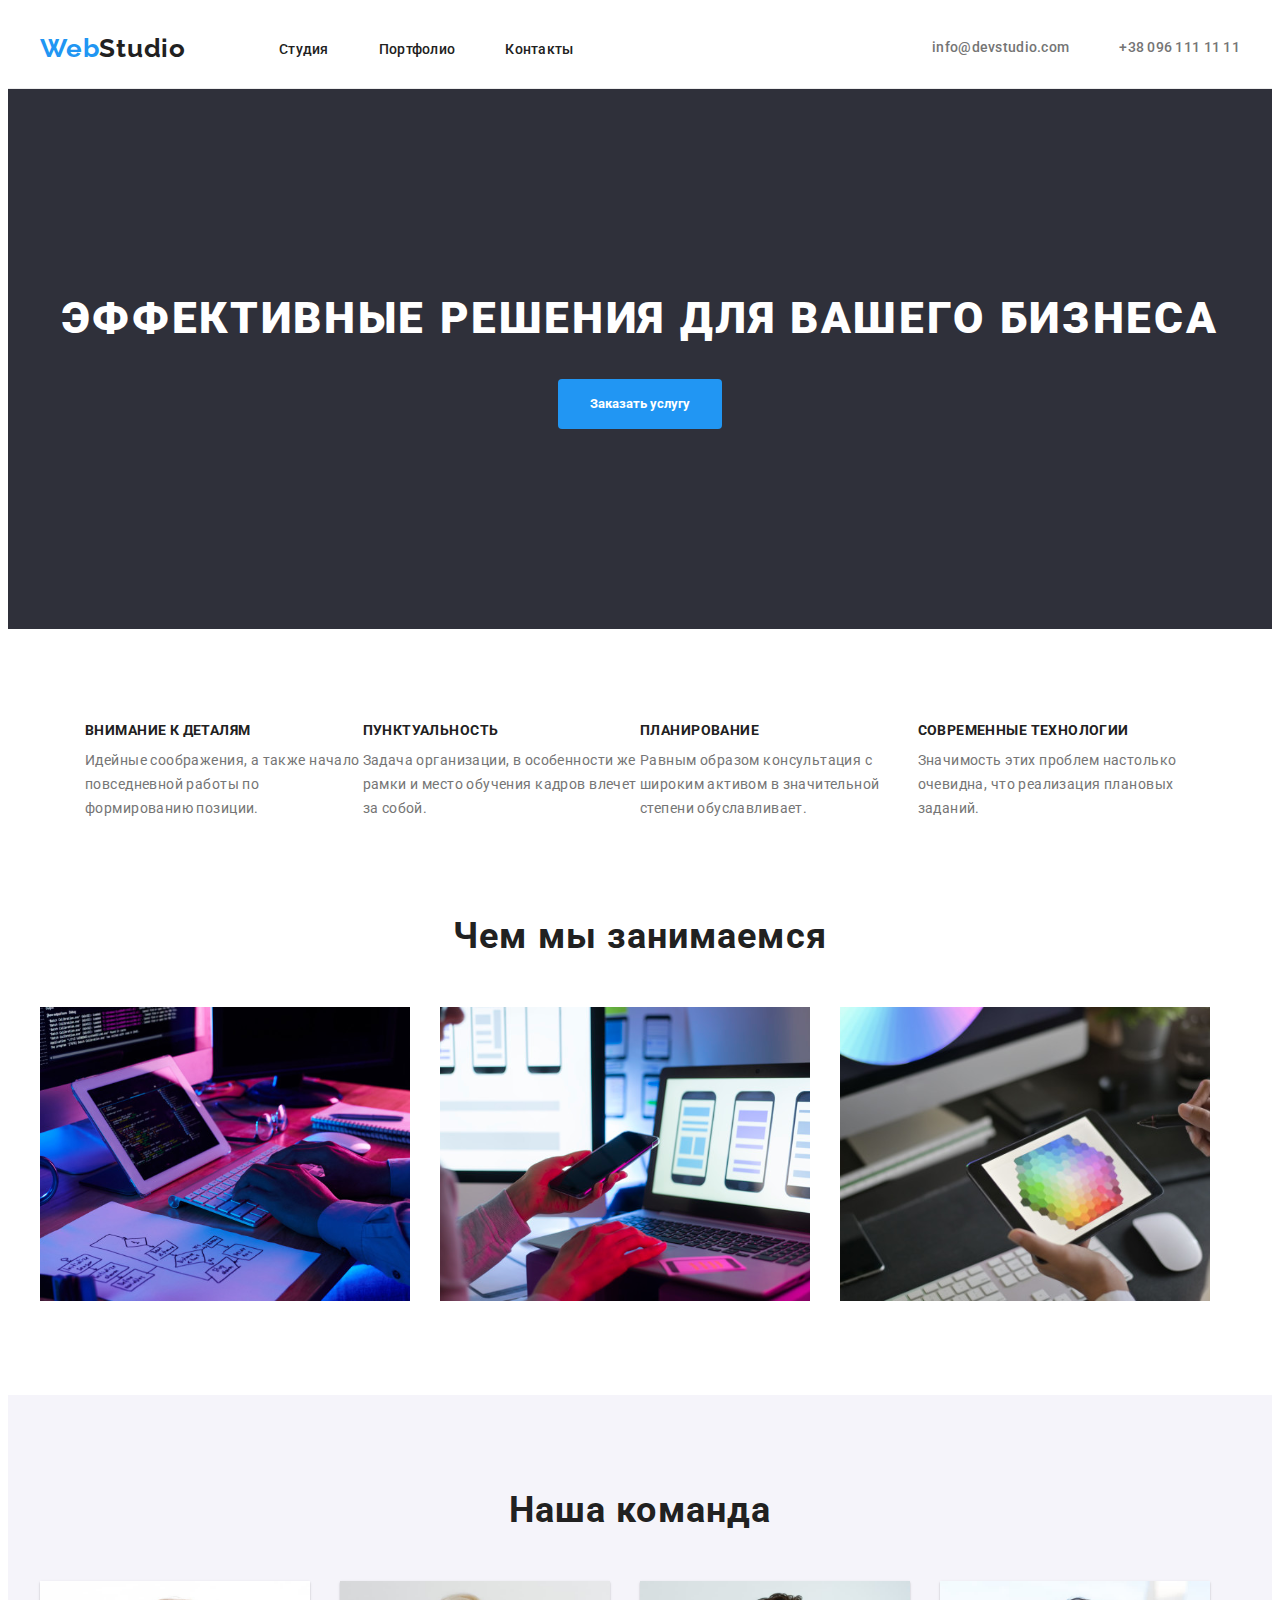
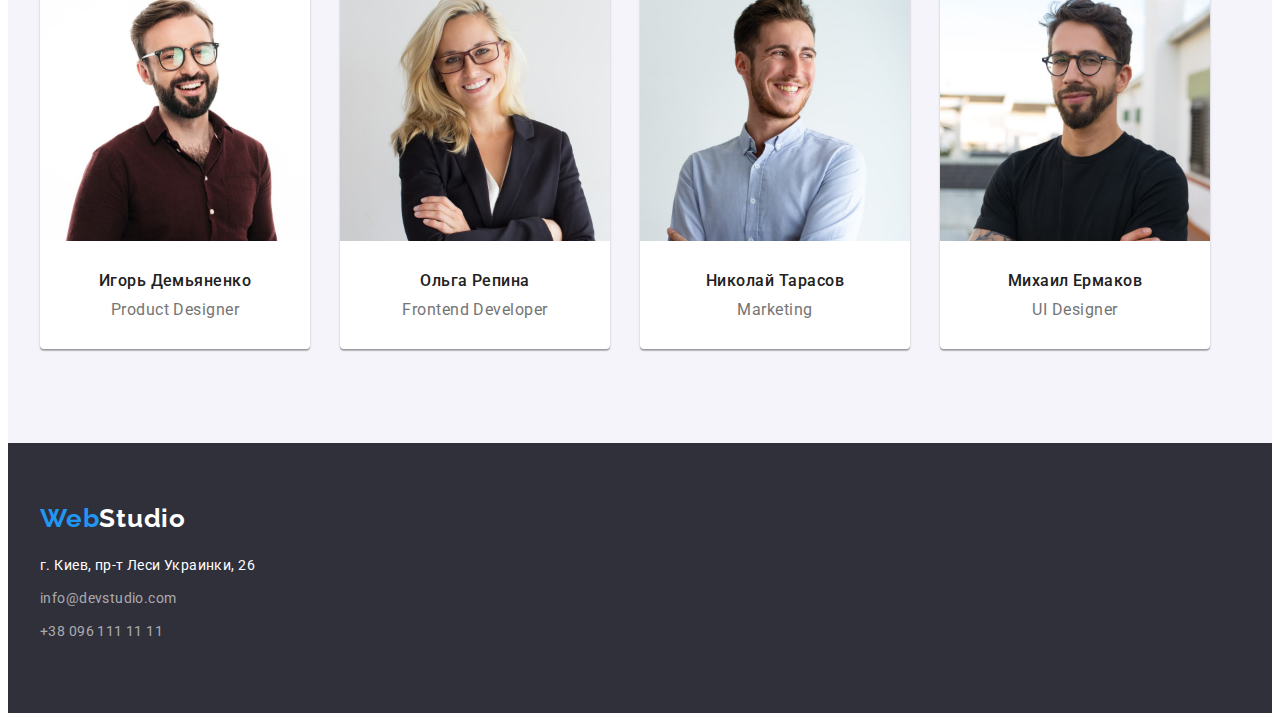
<file: index.html>
<!DOCTYPE html>
<html lang="ru">
  <head>
    <meta charset="UTF-8" />
    <meta http-equiv="X-UA-Compatible" content="IE=edge" />
    <meta name="viewport" content="width=device-width, initial-scale=1.0" />
    <link rel="preconnect" href="https://fonts.googleapis.com" />
    <link rel="preconnect" href="https://fonts.gstatic.com" crossorigin />
    <link
      href="https://fonts.googleapis.com/css2?family=Raleway:wght@700&family=Roboto:wght@400;500;700;900&display=swap"
      rel="stylesheet"
    />
    <link rel="stylesheet" href="https://cdnjs.cloudflare.com/ajax/libs/modern-normalize/1.1.0/modern-normalize.min.css"
      integrity="sha512-wpPYUAdjBVSE4KJnH1VR1HeZfpl1ub8YT/NKx4PuQ5NmX2tKuGu6U/JRp5y+Y8XG2tV+wKQpNHVUX03MfMFn9Q=="
      crossorigin="anonymous" referrerpolicy="no-referrer" />
    <link rel="stylesheet" href="./css/styles.css" />
    <title>Web Studio</title>
  </head>
  <body>
    <header class="header">
      <div class="container header-box">
        <a href="./index.html" class="logo"><span class="logo-item">Web</span>Studio</a>
        <nav>
          <ul class="header-list">
            <li class="header-list-item">
              <a href="./index.html" class="header-list-link">Студия</a>
            </li>
            <li class="header-list-item">
              <a href="./portfolio.html" class="header-list-link">Портфолио</a>
            </li>
            <li class="header-list-item"><a href="" class="header-list-link">Контакты</a></li>
          </ul>
        </nav>
        <ul class="address-list">
            <li class="address-list-item"><a href="mailto:info@devstudio.com" class="address-list-item">info@devstudio.com</a></li>
            <li class="address-list-item"><a href="tel:+380961111111" class="address-list-item">+38 096 111 11 11</a></li>
        </ul>
      </div>
    </header>

    <main>
        <section class="hero">
          <div class="container">
            <h1 class="hero-header">Эффективные решения для вашего бизнеса</h1>
            <button type="button" class="hero-btn" >Заказать услугу</button>
          </div>
        </section>

        <section class="section qualities-section">
          <div class="container">
            <h2 class="entry-title">Наши преимущества</h2>
            <ul class="qualities-list">
              <li class="qualities-list-item">
                <h3 class="qualities-list-header">Внимание к деталям</h3>
                <p class="qualities-list-paragraph">
                  Идейные соображения, а также начало повседневной работы по формированию позиции.
                </p>
              </li>
              <li class="qualities-list-item">
                <h3 class="qualities-list-header">Пунктуальность</h3>
                <p class="qualities-list-paragraph">
                  Задача организации, в особенности же рамки и место обучения кадров влечет за собой.
                </p>
              </li>
              <li class="qualities-list-item">
                <h3 class="qualities-list-header">Планирование</h3>
                <p class="qualities-list-paragraph">
                  Равным образом консультация с широким активом в значительной степени обуславливает.
                </p>
              </li>
              <li class="qualities-list-item">
                <h3 class="qualities-list-header">Современные технологии</h3>
                <p class="qualities-list-paragraph">
                  Значимость этих проблем настолько очевидна, что
                  реализация плановых заданий.
                </p>
              </li>
            </ul>
          </div>
        </section>

        <section class="about section">
          <div class="container">
            <h2 class="about-header">Чем мы занимаемся</h2>
            <ul class="about-list">
              <li class="about-list-item">
                <img src="./images/box1.svg" alt="backand" width="370" class="pic"/>
              </li>
              <li class="about-list-item">
                <img src="./images/box2.svg" alt="android develop" width="370" class="pic"/>
              </li>
              <li class="about-list-item"><img src="./images/box3.svg" alt="web" width="370" class="pic"/></li>
            </ul>
          </div>
        </section>

      <section class="team section">
        <div class="container">
          <h2 class="about-header">Наша команда</h2>
          <ul class="team-list">
            <li class="team-list-item">
              <img src="./images/person1.jpg" alt="первый специалист" width="270" class="pic"/>
              <div class="team-container">
                <h3 class="team-list-header">Игорь Демьяненко</h3>
                <p class="team-list-paragraph">Product Designer</p>
              </div>
            </li>
            <li class="team-list-item">
              <img src="./images/person2.jpg" alt="второй специалист" width="270" class="pic"/>
              <div class="team-container">
                <h3 class="team-list-header">Ольга Репина</h3>
                <p class="team-list-paragraph">Frontend Developer</p>
              </div>
            </li>
            <li class="team-list-item">
              <img src="./images/person3.jpg" alt="теретий специалист" width="270" class="pic"/>
              <div class="team-container">
                <h3 class="team-list-header">Николай Тарасов</h3>
                <p class="team-list-paragraph">Marketing</p>
              </div>
            </li>
            <li class="team-list-item">
              <img src="./images/person4.jpg" alt="четвертый специалист" width="270" class="pic"/>
              <div class="team-container">
                <h3 class="team-list-header">Михаил Ермаков</h3>
                <p class="team-list-paragraph">UI Designer</p>
              </div>
            </li>
          </ul>
        </div>
      </section>
    </main>

    <footer class="footer">
      <div class="container">
        <a href="./index.html" class="footer-logo"><span class="footer-logo-item">Web</span>Studio</a>
          <address class="footer-address">
            <p>г. Киев, пр-т Леси Украинки, 26</p>
          </address>
          <a href="mailto:info@devstudio.com" class="footer-link">info@devstudio.com</a>
          <a href="tel:+380961111111" class="footer-link">+38 096 111 11 11</a>
      </div>
    </footer>
  </body>
</html>
</file>
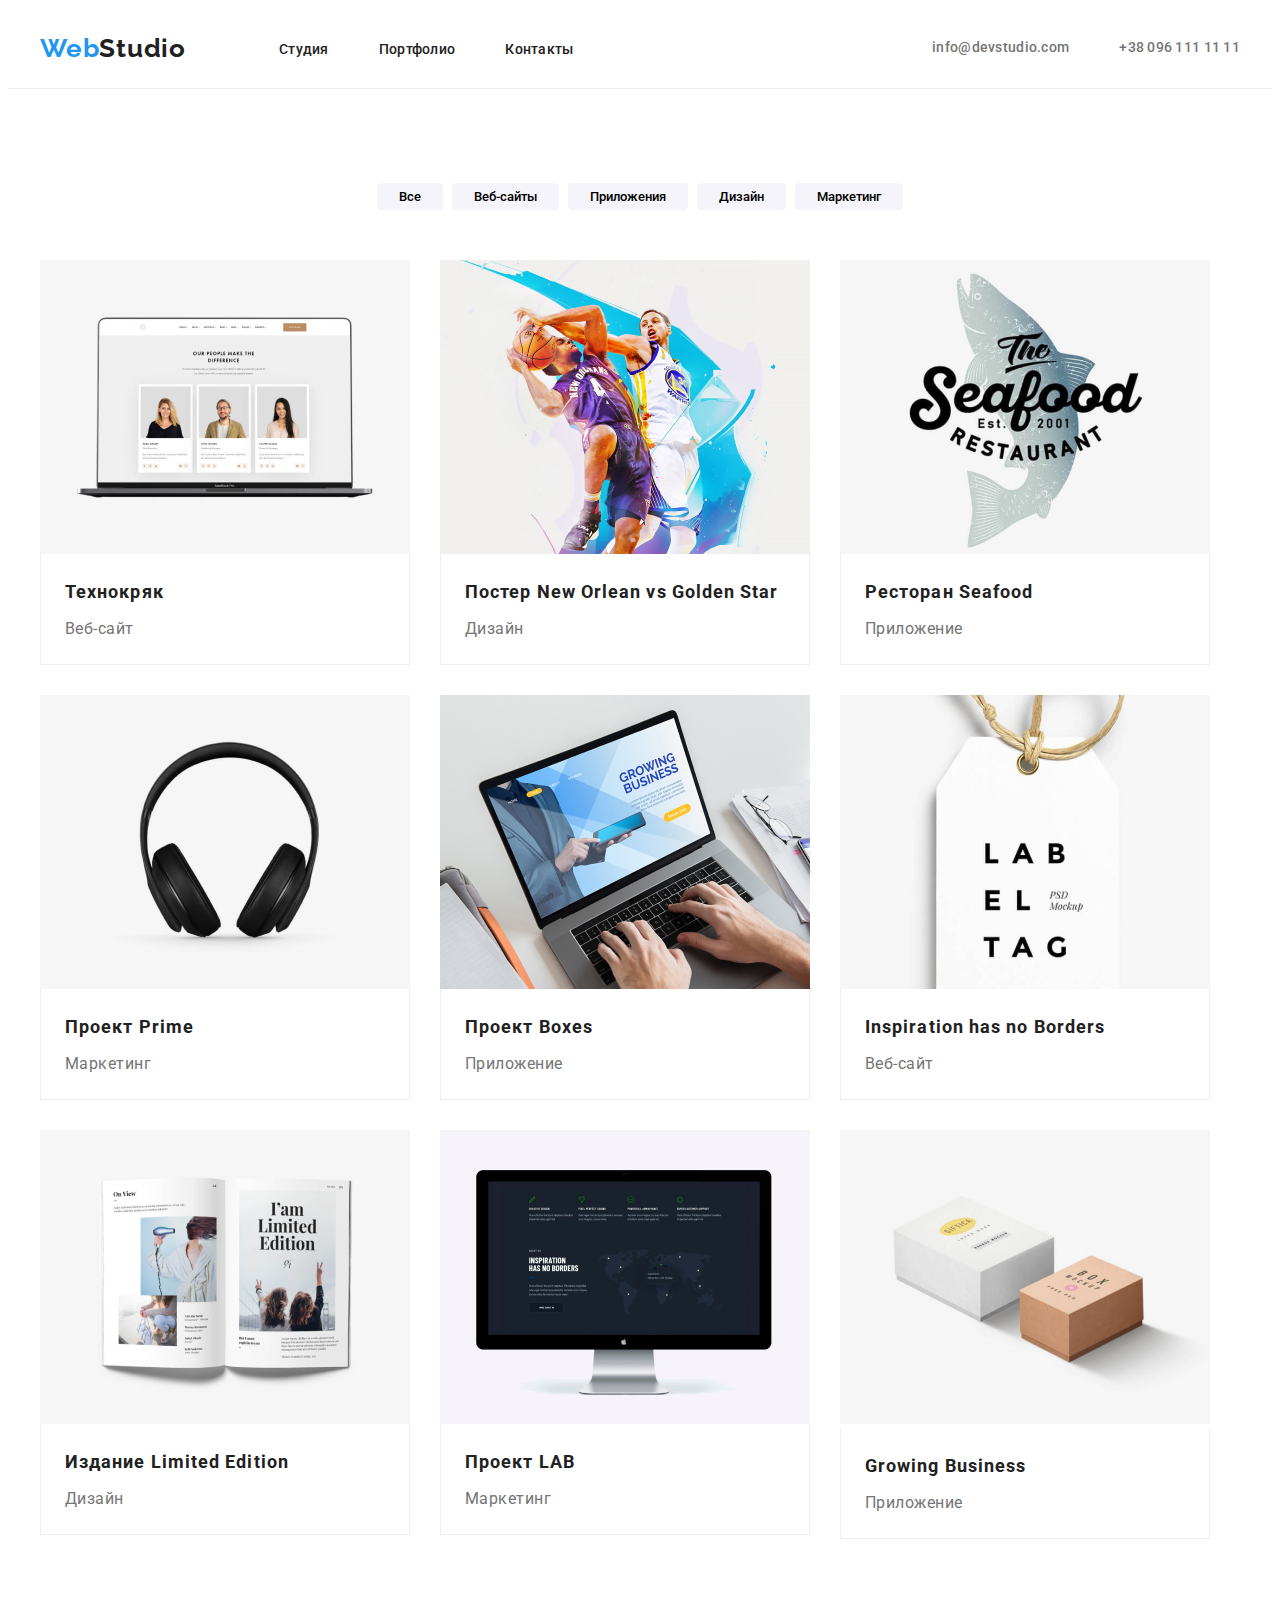
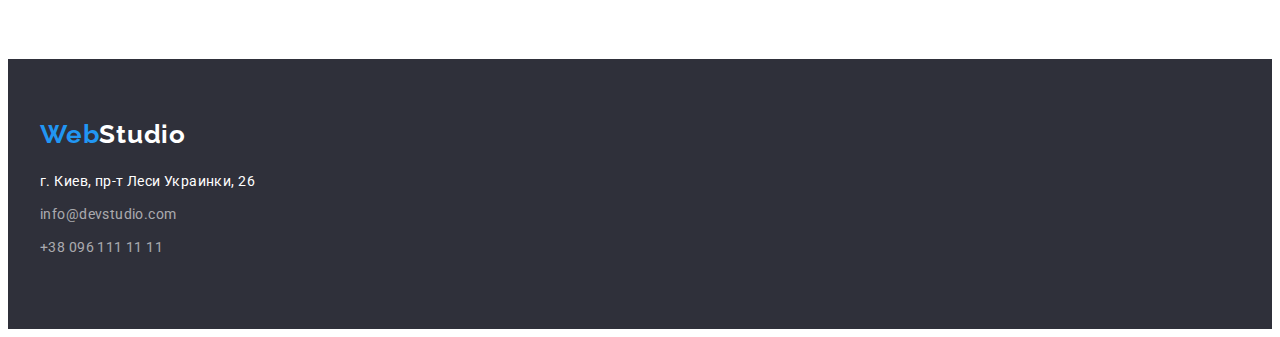
<file: portfolio.html>
<!DOCTYPE html>
<html lang="ru">
<head>
    <meta charset="UTF-8">
    <meta http-equiv="X-UA-Compatible" content="IE=edge">
    <meta name="viewport" content="width=device-width, initial-scale=1.0">
    <link rel="preconnect" href="https://fonts.googleapis.com">
    <link rel="preconnect" href="https://fonts.gstatic.com" crossorigin>
    <link href="https://fonts.googleapis.com/css2?family=Raleway:wght@700&family=Roboto:wght@400;500;700;900&display=swap" rel="stylesheet">
    <link rel="stylesheet" href="https://cdnjs.cloudflare.com/ajax/libs/modern-normalize/1.1.0/modern-normalize.min.css"
        integrity="sha512-wpPYUAdjBVSE4KJnH1VR1HeZfpl1ub8YT/NKx4PuQ5NmX2tKuGu6U/JRp5y+Y8XG2tV+wKQpNHVUX03MfMFn9Q=="
        crossorigin="anonymous" referrerpolicy="no-referrer" />
    <link rel="stylesheet" href="./css/styles.css">
    <title>Web Studio</title>
</head>
<body>
    <header class="header">
        <div class="container header-box">
            <a href="./index.html" class="logo"><span class="logo-item">Web</span>Studio</a>
            <nav>
                <ul class="header-list">
                    <li class="header-list-item">
                        <a href="./index.html" class="header-list-link">Студия</a>
                    </li>
                    <li class="header-list-item">
                        <a href="./portfolio.html" class="header-list-link">Портфолио</a>
                    </li>
                    <li class="header-list-item"><a href="" class="header-list-link">Контакты</a></li>
                </ul>
            </nav>
            <ul class="address-list">
                <li class="address-list-item"><a href="mailto:info@devstudio.com"
                        class="address-list-item">info@devstudio.com</a></li>
                <li class="address-list-item"><a href="tel:+380961111111" class="address-list-item">+38 096 111 11 11</a>
                </li>
            </ul>
        </div>
    </header>

    <main class="section">
        <div class="container">
            <!--Фильтр выбора-->
            <h1 class="entry-title">Наше Портфолио</h1>
            <ul class="filter-list">
                <li class="filter-list-item"><button type="button" class="filter-list-btn">Все</button></li>
                <li class="filter-list-item"><button type="button" class="filter-list-btn">Веб-сайты</button></li>
                <li class="filter-list-item"><button type="button" class="filter-list-btn">Приложения</button></li>
                <li class="filter-list-item"><button type="button" class="filter-list-btn">Дизайн</button></li>
                <li class="filter-list-item"><button type="button" class="filter-list-btn">Маркетинг</button></li>
            </ul>
            <!--Товар-->
            <ul class="product-list">
                <li class="product-list-item">
                    <img src="./images/portfolio_product_1.jpg" alt="Продукт номер 1" width="370" class="pic"/>
                    <div class="description-container">
                        <h2 class="product-list-header">Технокряк</h2>
                        <P class="product-list-paragraph">Веб-сайт</P>
                    </div>
                </li>
                <li class="product-list-item">
                    <img src="./images/portfolio_product_2.jpg" alt="Продукт номер 2" width="370" class="pic"/>
                    <div class="description-container">
                        <h2 class="product-list-header">Постер New Orlean vs Golden Star</h2>
                        <P class="product-list-paragraph">Дизайн</P>
                    </div>
                </li>
                <li class="product-list-item">
                    <img src="./images/portfolio_product_3.jpg" alt="Продукт номер 3" width="370" class="pic"/>
                    <div class="description-container">
                        <h2 class="product-list-header">Ресторан Seafood</h2>
                        <P class="product-list-paragraph">Приложение</P>
                    </div>
                </li>
                <li class="product-list-item">
                    <img src="./images/portfolio_product_4.jpg" alt="Продукт номер 4" width="370" class="pic"/>
                    <div class="description-container">
                        <h2 class="product-list-header">Проект Prime</h2>
                        <P class="product-list-paragraph">Маркетинг</P>
                    </div>
                </li>
                <li class="product-list-item">
                    <img src="./images/portfolio_product_5.jpg" alt="Продукт номер 5" width="370" class="pic"/>
                    <div class="description-container">
                        <h2 class="product-list-header">Проект Boxes</h2>
                        <P class="product-list-paragraph">Приложение</P>
                    </div>
                </li>
                <li class="product-list-item">
                    <img src="./images/portfolio_product_6.jpg" alt="Продукт номер 6" width="370" class="pic"/>
                    <div class="description-container">
                        <h2 class="product-list-header">Inspiration has no Borders</h2>
                        <P class="product-list-paragraph">Веб-сайт</P>
                    </div>
                </li>
                <li class="product-list-item">
                    <img src="./images/portfolio_product_7.jpg" alt="Продукт номер 7" width="370" class="pic"/>
                    <div class="description-container">
                        <h2 class="product-list-header">Издание Limited Edition</h2>
                        <P class="product-list-paragraph">Дизайн</P>
                    </div>
                </li>
                <li class="product-list-item">
                    <img src="./images/portfolio_product_8.jpg" alt="Продукт номер 8" width="370" class="pic"/>
                    <div class="description-container">
                        <h2 class="product-list-header">Проект LAB</h2>
                        <P class="product-list-paragraph">Маркетинг</P>
                    </div>
                </li>
                <li class="product-list-item">
                    <img src="./images/portfolio_product_9.jpg" alt="Продукт номер 9" width="370">
                    <div class="description-container">
                        <h2 class="product-list-header">Growing Business</h2>
                        <P class="product-list-paragraph">Приложение</P>
                    </div>
                </li>
            </ul>
        </div>
    </main>
    <footer class="footer">
        <div class="container footer-sec">
            <a href="./index.html" class="footer-logo"><span class="footer-logo-item">Web</span>Studio</a>
            <address class="footer-address">
                <p>г. Киев, пр-т Леси Украинки, 26</p>
            </address>
            <a href="mailto:info@devstudio.com" class="footer-link">info@devstudio.com</a>
            <a href="tel:+380961111111" class="footer-link">+38 096 111 11 11</a>
        </div>
    </footer>
</body>
</html>
</file>
<file: css/styles.css>
:root{
    --header-color: #212121;
    --accent-color: #2196F3;
    --paragraph-color: #757575;
    --contrast-color: #fff;
    --backgroung-color: #2F303A;
    --footer-link: rgba(255, 255, 255, 0.6);
    --portfolio-btns: #F5F4FA;
    --btn-hover: #188CE8;
    --size-of-gap: 94px;
}

body{
    font-family: "Roboto", sans-serif;
    color: var(--header-color);
}

h1,h2,h3,h4,h5,h5,p,ul{
    margin: 0;
    padding: 0;
}

/* --------------- HEADER------------------ */

.pic{
    display: block;
}

.container{
    width: 1200px;
    padding-right: 15px;
    padding-left: 15px;
    margin-left: auto;
    margin-right: auto;
}

.section{
    padding-top: var(--size-of-gap);
    padding-bottom: var(--size-of-gap);
    /* outline: 1px solid tomato; */
}

.header{
    border-bottom: 1px solid #ECECEC;
}

.header-box{
    height: 80px;
    display: flex;
    align-items: center;
    padding: 0;
}

.logo{
    font-family: 'Raleway';
    font-weight: 700;
    font-size: 26px;
    line-height: 1.19;
    text-decoration: none;
    letter-spacing: 0.03em;
    color: var(--header-color);

    margin-right: 93px;
}

.logo-item{
    color: var(--accent-color);
}

.header-list{
    display: flex;
}

.header-list-item:not(:last-child){
    margin-right: 50px;
}

.header-list-item, .qualities-list-item,
.about-list-item,
.team-list-item, .address-list-item {
    list-style-type: none;
}


.header-list-link {
    font-weight: 500;
    font-size: 14px;
    line-height: 1.14;
    letter-spacing: 0.02em;
    text-decoration: none;
    color: var(--header-color);
}

.address-list{
    display: flex;
    margin-left: auto;
}

.address-list-item{
    font-weight: 500;
    font-size: 14px;
    line-height: 1.14;
    letter-spacing: 0.02em;
    text-decoration: none;
    color: var(--paragraph-color);
}

.address-list-item:not(:last-child){
    margin-right: 50px;
}

.header-list-link:hover, .address-list-item:hover, .header-list-link:focus,
.address-list-itemk:focus{
    color: var(--accent-color);
}

/* --------------- MAIN------------------ */

/* ------- HERO--------- */

.hero{
    width: auto;
    background-color: var(--backgroung-color);
    text-align: center;

    padding-top: 200px;
    padding-bottom: 200px;
}

.hero-header{
    font-weight: 900;
    font-size: 44px;
    line-height: 1.36;
    text-align: center;
    letter-spacing: 0.06em;
    text-transform: uppercase;
    color: var(--contrast-color);

}

.hero-btn{
    font-family: 'Roboto';
    font-weight: 700;
    color: var(--contrast-color);
    background-color: var(--accent-color);
    cursor: pointer;
    border-radius: 4px;
    padding: 10px 32px;
    text-align: center;
    border: transparent;
    
    margin-top: 30px;
    height: 50px;
    min-width: 120px;
}

.hero-btn:hover, .hero-btn:focus{
    background-color: var(--btn-hover);
}

/* ------- QUALITIES--------- */

.qualities-section{
    padding-bottom: 0;
}

.entry-title {
    border: 0;
    clip: rect(0 0 0 0);
    height: 1px;
    margin: -1px;
    overflow: hidden;
    padding: 0;
    position: absolute;
    width: 1px
}

.qualities-list{
    justify-content: center;
    display: flex;
}

.qualities-list-item{
    width: calc((100% - 90px) / 4);
}

.qualities-list-header{
    font-weight: 700;
    font-size: 14px;
    line-height: 1.14;
    letter-spacing: 0.03em;
    text-transform: uppercase;
}

.qualities-list-paragraph{
    font-size: 14px;
    line-height: 1.71;
    letter-spacing: 0.03em;
    color: var(--paragraph-color);
    margin-top: 10px;
}

/* ------- ABOUT--------- */

.about-header{
    font-weight: 700;
    font-size: 36px;
    line-height: 1.17;
    text-align: center;
    letter-spacing: 0.03em;
    margin-bottom: 50px;
}

.about-list{
    display: flex;
}

.about-list-item:not(:last-child){
    margin-right: 30px;
}

/* ------- TEAM--------- */

.team {
    background-color: var(--portfolio-btns);
}

.team-list{
    display: flex;
}

.team-list-item:not(:last-child){
    margin-right: 30px;
}

.team-list-item{
    background-color: #fff;
    box-shadow: 0px 1px 3px rgba(0, 0, 0, 0.12),
    0px 1px 1px rgba(0, 0, 0, 0.14),
    0px 2px 1px rgba(0, 0, 0, 0.2);
    border-radius: 0px 0px 4px 4px;
}

.team-container{
    padding-top: 30px;
    padding-bottom: 30px;
}

.team-list-header{
    font-weight: 500;
    font-size: 16px;
    line-height: 1.19;
    text-align: center;
    letter-spacing: 0.03em;
    margin-bottom: 10px;
}

.team-list-paragraph{
    font-size: 16px;
    line-height: 1.19;
    text-align: center;
    letter-spacing: 0.03em;
    color: var(--paragraph-color);
}

/* --------------- FOOTER------------------ */

.footer{
    background-color: var(--backgroung-color);
    padding: 60px 0 60px 0;
}

.footer-address{
    font-size: 14px;
    font-style: normal;
    line-height: 1.71;
    letter-spacing: 0.03em;
    color: var(--contrast-color);
}

.footer-link{
    font-size: 14px;
    line-height: 1.71;
    letter-spacing: 0.03em;
    color: var(--footer-link);
    text-decoration: none;
    display: block;
}

.footer-address, .footer-link{
    margin-bottom: 9px;
}

.footer-link:hover,.footer-link:focus  {
    color: var(--accent-color);
}

.footer-logo {
    font-family: 'Raleway';
    font-weight: 700;
    font-size: 26px;
    line-height: 1.19;
    text-decoration: none;
    letter-spacing: 0.03em;
    color: var(--contrast-color);

    display: inline-block;
    margin-bottom: 20px;
}

.footer-logo-item {
    color: var(--accent-color);
}

/* ------------------------------- PORTFOLIO-------------------------------------- */

/* --------------- CHOICE FILTER------------------ */

.filter{
    margin-bottom: 50px;
    padding: 0;
}

.filter-list{
    display: flex;
    justify-content: center;
    margin-bottom: 50px;
}

.filter-list-item:not(:last-child){
    margin-right: 9px;
}

.filter-list-item, .product-list-item{
    list-style-type: none;
}

.filter-list-btn{
    font-family: 'Roboto';
    font-weight: 500;
    background-color: var(--portfolio-btns);
    cursor: pointer;

    border-radius: 4px;
    border: transparent;
    padding: 6px 22px;
}

.filter-list-btn:hover, .filter-list-btn:focus {
    font-family: inherit;
    background-color: var(--accent-color);
    color: var(--contrast-color);
}

/* --------------- PRODUCT------------------ */

.product{
    padding: 0;
}

.product-list{
    display: flex;
    flex-wrap: wrap;
}

.description-container{
    padding: 20px 24px;
    border-bottom: 1px solid #EEEEEE ;
    border-left: 1px solid #EEEEEE;
    border-right: 1px solid #EEEEEE;
}

.product-list-item:not(:nth-child(3n)){
    margin-right: 30px;
}

.product-list-item:nth-last-child(n+3){
    margin-bottom: 30px;
}

.product-list-header{
    font-weight: 700;
    font-size: 18px;
    line-height: 2;
    letter-spacing: 0.06em;

    margin-bottom: 4px;
}

.product-list-paragraph{
    font-size: 16px;
    line-height: 1.88;
    letter-spacing: 0.03em;
    color: var(--paragraph-color);
}
</file>
